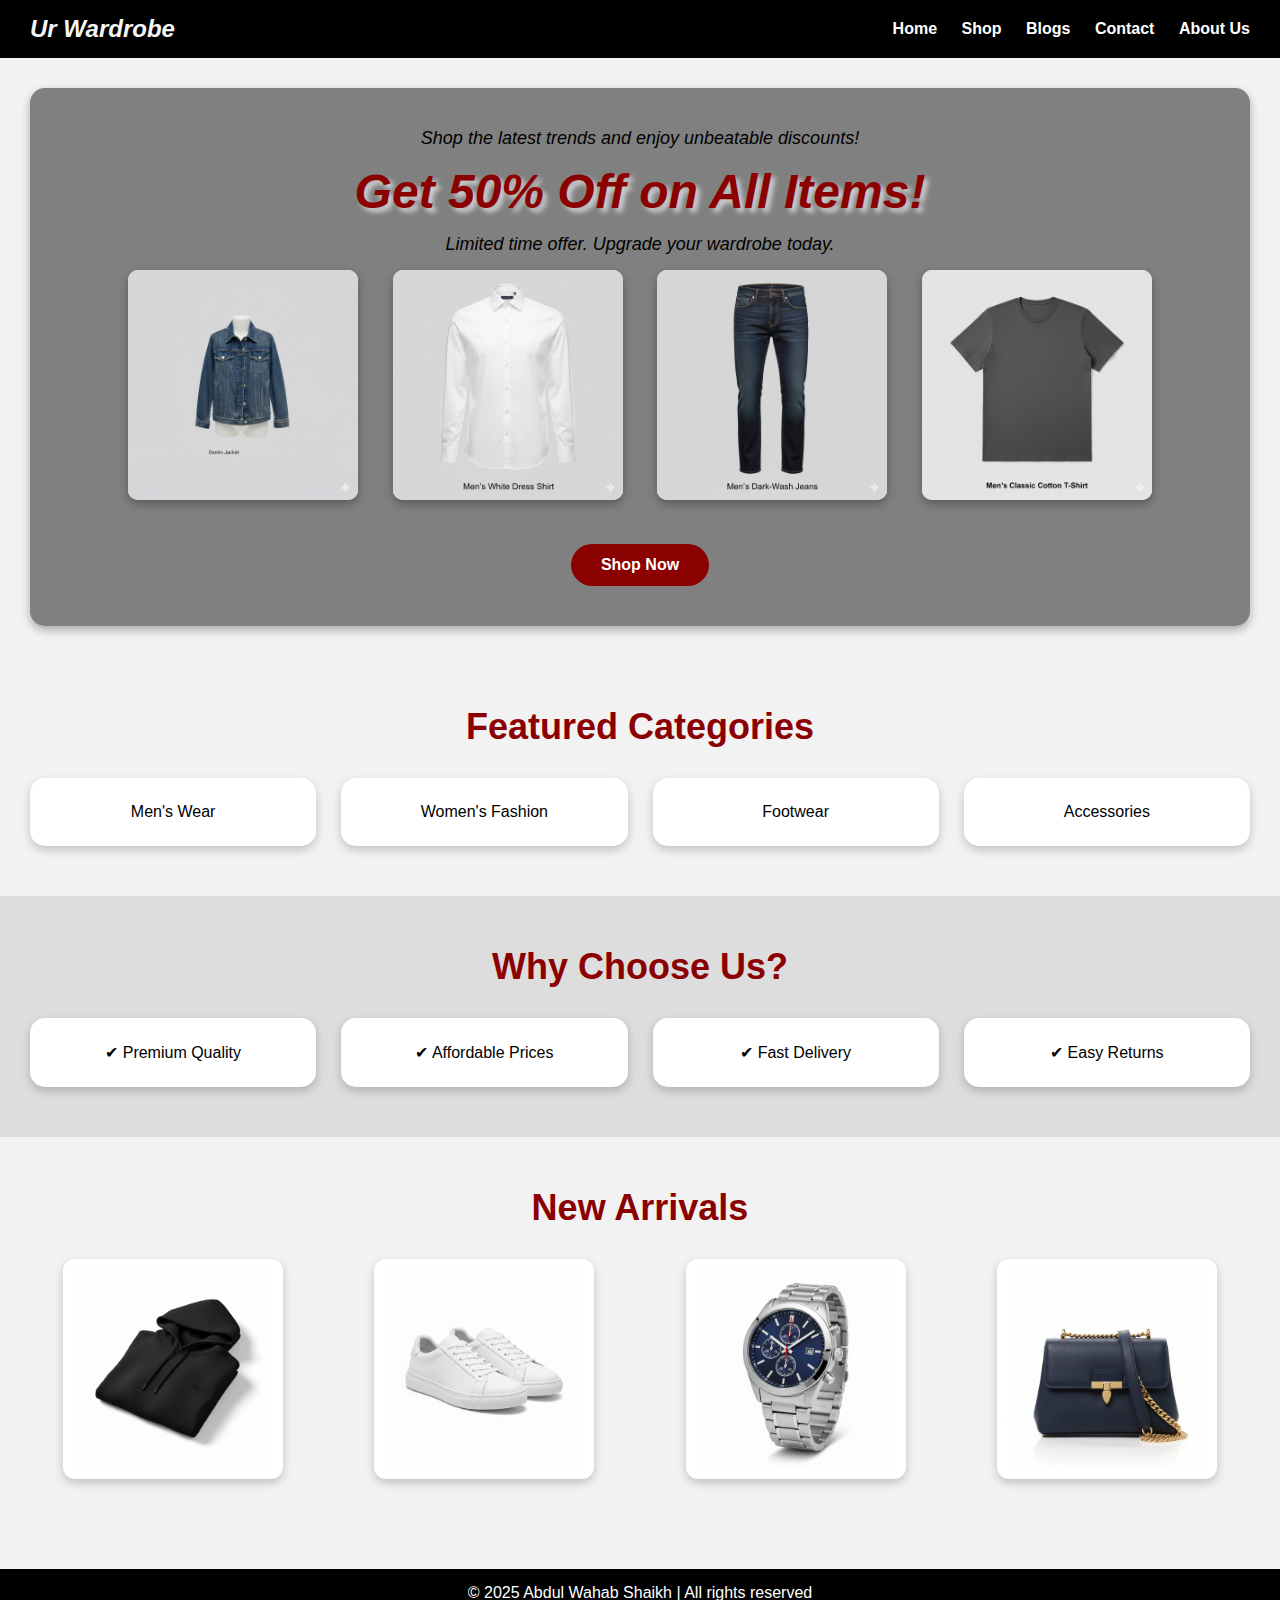
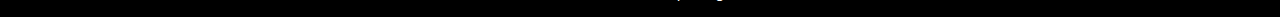
<file: index.html>
<!DOCTYPE html>
<html lang="en">

<head>
    <meta charset="UTF-8">
    <meta name="viewport" content="width=device-width, initial-scale=1.0">
    <title>Ur Wardrobe - Official Site</title>

    <style>
        * {
            margin: 0;
            padding: 0;
            box-sizing: border-box;
        }

        body {
            font-family: Arial, sans-serif;
            background-color: #f2f2f2;
        }

        /* NAVBAR */
        nav {
            background-color: black;
            padding: 15px 30px;
            display: flex;
            justify-content: space-between;
            align-items: center;
        }

        nav h2 {
            color: whitesmoke;
            font-style: oblique;
        }

        nav a {
            color: white;
            margin-left: 20px;
            font-weight: bold;
            position: relative;
            text-decoration: none;
            padding-bottom: 5px;
        }

        nav a::after {
            content: "";
            position: absolute;
            left: 0;
            bottom: 0;
            width: 0%;
            height: 2px;
            background-color: white;
            transition: 0.3s ease;
        }

        nav a:hover::after {
            width: 100%;
        }

        /* HERO */
        .content {
            margin: 30px;
            padding: 40px;
            background-color: grey;
            text-align: center;
            box-shadow: 0 4px 10px rgba(0, 0, 0, 0.3);
            border-radius: 15px;
        }

        .content h1 {
            font-size: 48px;
            color: darkred;
            text-shadow: 4px 4px 5px lightgrey;
            margin: 15px 0;
        }

        .content p {
            font-size: 18px;
        }

        /* HERO IMAGES */
        .hero-img {
            width: 230px;
            height: 230px;
            object-fit: contain; /* 🔥 image distort nahi hogi */
            margin: 15px;
            border-radius: 10px;
            background: white;
            box-shadow: 0 4px 10px rgba(0, 0, 0, 0.3);
            transition: 0.3s;
        }

        .hero-img:hover {
            transform: scale(1.05);
        }

        .btn {
            display: inline-block;
            margin-top: 25px;
            padding: 12px 30px;
            background-color: darkred;
            color: white;
            text-decoration: none;
            font-weight: bold;
            border-radius: 25px;
            transition: 0.3s;
        }

        .btn:hover {
            background-color: black;
        }

        /* SECTION */
        .section {
            padding: 50px 30px;
            text-align: center;
        }

        .section h2 {
            font-size: 36px;
            margin-bottom: 20px;
            color: darkred;
        }

        .grid {
            display: grid;
            grid-template-columns: repeat(auto-fit, minmax(220px, 1fr));
            gap: 25px;
            margin-top: 30px;
        }

        .card {
            background: white;
            padding: 25px;
            border-radius: 15px;
            box-shadow: 0 4px 10px rgba(0, 0, 0, 0.2);
            transition: 0.3s;
        }

        .card:hover {
            transform: translateY(-8px);
        }

        /* NEW ARRIVALS IMAGES */
        .product-img {
            width: 100%;
            max-width: 220px;
            height: 220px;
            object-fit: contain;
            background: white;
            border-radius: 12px;
            padding: 10px;
            box-shadow: 0 4px 10px rgba(0, 0, 0, 0.2);
            margin: auto;
        }

        /* FOOTER */
        footer {
            background-color: black;
            color: white;
            text-align: center;
            padding: 15px;
            margin-top: 40px;
        }
    </style>
</head>

<body>

    <!-- NAV -->
    <header>
        <nav>
            <h2><i>Ur Wardrobe</i></h2>
            <div>
                <a href="index.html">Home</a>
                <a href="products.html">Shop</a>
                <a href="blogs.html">Blogs</a>
                <a href="contact.html">Contact</a>
                <a href="about.html">About Us</a>
            </div>
        </nav>
    </header>

    <!-- HERO -->
    <div class="content">
        <p><i>Shop the latest trends and enjoy unbeatable discounts!</i></p>
        <h1><i>Get 50% Off on All Items!</i></h1>
        <p><i>Limited time offer. Upgrade your wardrobe today.</i></p>

        <img src="denim.png" class="hero-img">
        <img src="white shirt.png" class="hero-img">
        <img src="jeans.png" class="hero-img">
        <img src="t shirt.png" class="hero-img">

        <br>
        <a href="products.html" class="btn">Shop Now</a>
    </div>

    <!-- CATEGORIES -->
    <section class="section">
        <h2>Featured Categories</h2>
        <div class="grid">
            <div class="card">Men's Wear</div>
            <div class="card">Women's Fashion</div>
            <div class="card">Footwear</div>
            <div class="card">Accessories</div>
        </div>
    </section>

    <!-- WHY US -->
    <section class="section" style="background:#ddd;">
        <h2>Why Choose Us?</h2>
        <div class="grid">
            <div class="card">✔ Premium Quality</div>
            <div class="card">✔ Affordable Prices</div>
            <div class="card">✔ Fast Delivery</div>
            <div class="card">✔ Easy Returns</div>
        </div>
    </section>

    <!-- NEW ARRIVALS -->
    <section class="section">
        <h2>New Arrivals</h2>
        <div class="grid">
            <img src="hoodie.png" class="product-img">
            <img src="sneakers.png" class="product-img">
            <img src="watch.png" class="product-img">
            <img src="bag.png" class="product-img">
        </div>
    </section>

    <!-- FOOTER -->
    <footer>
        <p>&copy; 2025 Abdul Wahab Shaikh | All rights reserved</p>
    </footer>

</body>

</html>
</file>
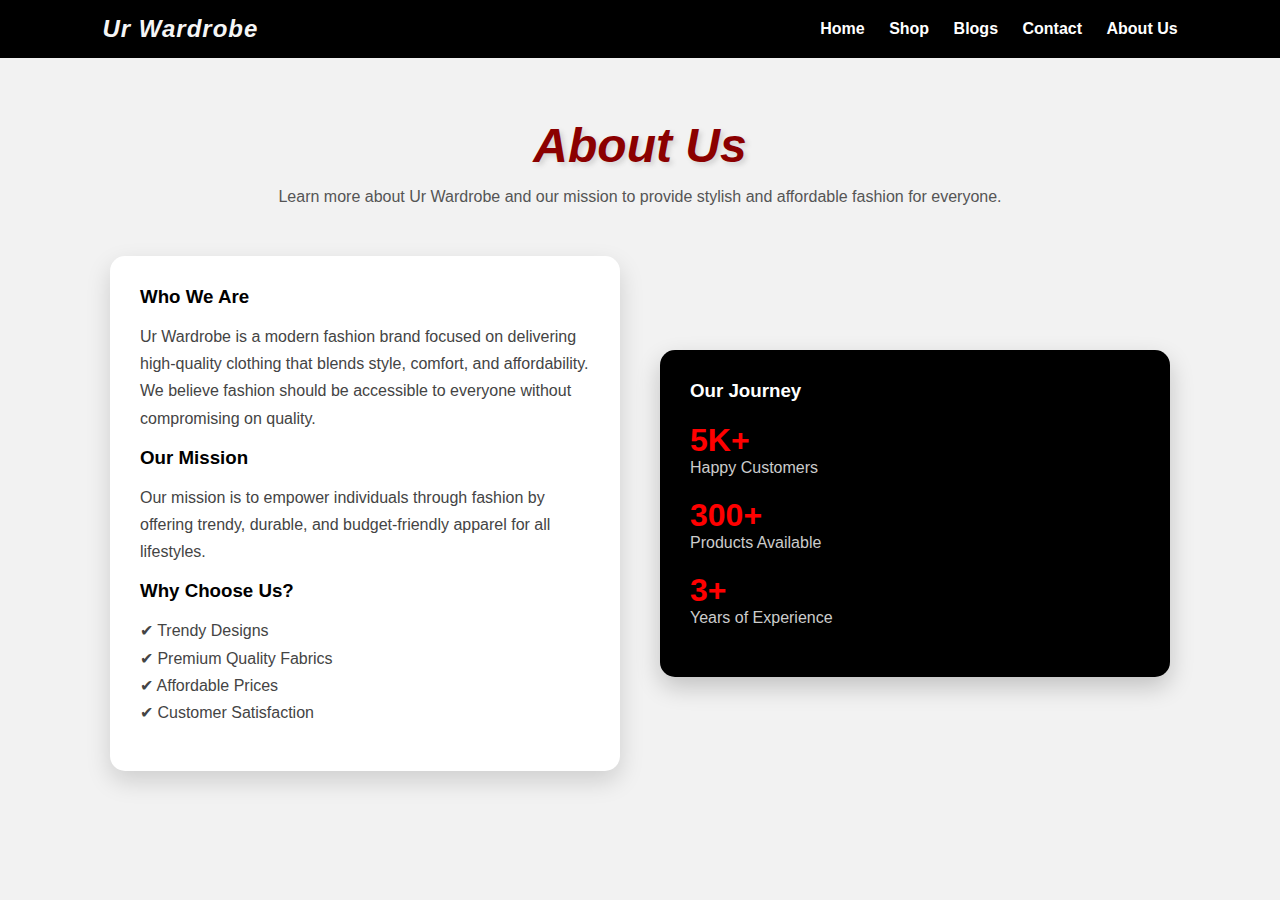
<file: about.html>
<!DOCTYPE html>
<html lang="en">
<head>
    <meta charset="UTF-8">
    <meta name="viewport" content="width=device-width, initial-scale=1.0">
    <title>About Us | Ur Wardrobe</title>

    <style>
        *{
            margin:0;
            padding:0;
            box-sizing:border-box;
            font-family: Arial, sans-serif;
        }

        body{
            background:#f2f2f2;
        }

        /* NAVBAR */
        nav {
            background-color: black;
            padding: 15px 8%;
            display: flex;
            justify-content: space-between;
            align-items: center;
        }

        nav h2 {
            color: whitesmoke;
            font-style: oblique;
            letter-spacing: 1px;
        }

        nav a {
            color: white;
            margin-left: 20px;
            font-weight: bold;
            position: relative;
            text-decoration: none;
            padding-bottom: 6px;
        }

        nav a::after {
            content: "";
            position: absolute;
            left: 0;
            bottom: 0;
            width: 0%;
            height: 2px;
            background-color: white;
            transition: 0.3s ease;
        }

        nav a:hover::after {
            width: 100%;
        }

        nav a.active {
            color: red;
        }

        nav a.active::after {
            width: 100%;
            background-color: red;
        }

        /* ABOUT SECTION */
        .about-container{
            max-width:1100px;
            margin:60px auto;
            padding:0 20px;
        }

        .about-container h1{
            text-align:center;
            margin-bottom:15px;
            font-size:36px;
            color:darkred;
            text-shadow:3px 3px 6px lightgrey;
        }

        .about-container p.intro{
            text-align:center;
            color:#555;
            margin-bottom:50px;
        }

        .about-content{
            display:flex;
            gap:40px;
            flex-wrap:wrap;
            align-items:center;
        }

        .about-text{
            flex:1;
            min-width:280px;
            background:white;
            padding:30px;
            border-radius:15px;
            box-shadow:0 10px 25px rgba(0,0,0,0.15);
        }

        .about-text h3{
            margin-bottom:15px;
            color:black;
        }

        .about-text p{
            color:#444;
            line-height:1.7;
            margin-bottom:15px;
        }

        .about-stats{
            flex:1;
            min-width:280px;
            background:black;
            color:white;
            padding:30px;
            border-radius:15px;
            box-shadow:0 10px 25px rgba(0,0,0,0.2);
        }

        .about-stats h3{
            margin-bottom:20px;
        }

        .stat{
            margin-bottom:20px;
        }

        .stat h2{
            font-size:32px;
            color:red;
        }

        .stat p{
            color:#ccc;
        }

        /* RESPONSIVE */
        @media(max-width:768px){
           
        }
         .about-container h1{
                font-size:48px;
                color: darkred;
                text-shadow: 3px 3px 5px lightgrey;
            }
    </style>
</head>

<body>

<header>
    <nav>
        <h2><i>Ur Wardrobe</i></h2>
        <div>
            <a href="index.html">Home</a>
            <a href="products.html">Shop</a>
            <a href="blogs.html">Blogs</a>
            <a href="contact.html">Contact</a>
            <a href="about.html" >About Us</a>
        </div>
    </nav>
</header>

<section class="about-container">
    <h1><i>About Us</i></h1>
    <p class="intro">
        Learn more about Ur Wardrobe and our mission to provide stylish and affordable fashion for everyone.
    </p>

    <div class="about-content">

        <div class="about-text">
            <h3>Who We Are</h3>
            <p>
                Ur Wardrobe is a modern fashion brand focused on delivering high-quality clothing
                that blends style, comfort, and affordability. We believe fashion should be accessible
                to everyone without compromising on quality.
            </p>

            <h3>Our Mission</h3>
            <p>
                Our mission is to empower individuals through fashion by offering trendy,
                durable, and budget-friendly apparel for all lifestyles.
            </p>

            <h3>Why Choose Us?</h3>
            <p>
                ✔ Trendy Designs<br>
                ✔ Premium Quality Fabrics<br>
                ✔ Affordable Prices<br>
                ✔ Customer Satisfaction
            </p>
        </div>

        <div class="about-stats">
            <h3>Our Journey</h3>

            <div class="stat">
                <h2>5K+</h2>
                <p>Happy Customers</p>
            </div>

            <div class="stat">
                <h2>300+</h2>
                <p>Products Available</p>
            </div>

            <div class="stat">
                <h2>3+</h2>
                <p>Years of Experience</p>
            </div>
        </div>

    </div>
</section>

</body>
</html>
</file>
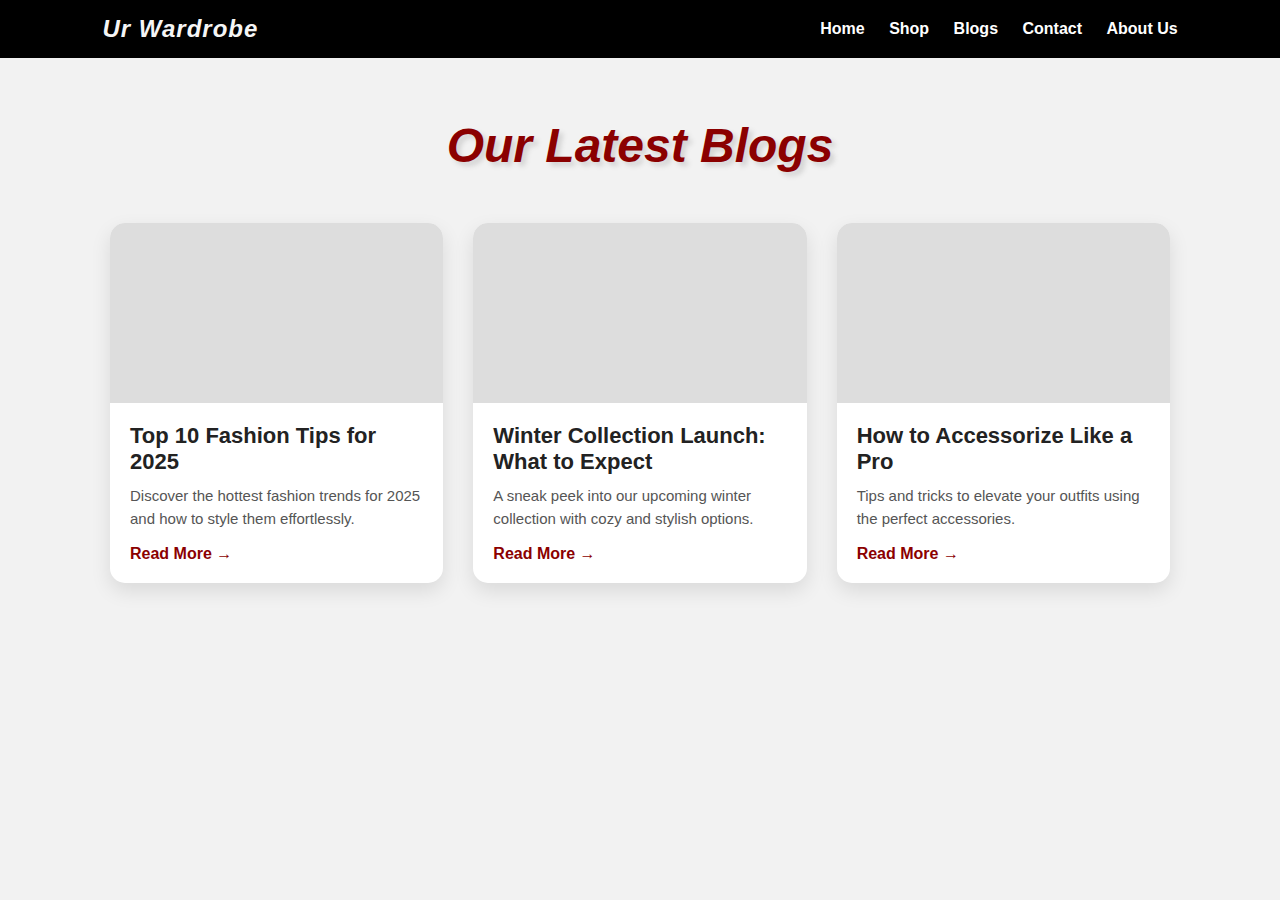
<file: blogs.html>
<!DOCTYPE html>
<html lang="en">
<head>
  <meta charset="UTF-8" />
  <meta name="viewport" content="width=device-width, initial-scale=1" />
  <title>Blogs | Ur Wardrobe</title>
  <style>
    * {
      margin: 0;
      padding: 0;
      box-sizing: border-box;
      font-family: Arial, sans-serif;
    }

    body {
      background: #f2f2f2;
      color: #333;
    }

    /* NAVBAR */
    nav {
      background-color: black;
      padding: 15px 8%;
      display: flex;
      justify-content: space-between;
      align-items: center;
    }

    nav h2 {
      color: whitesmoke;
      font-style: oblique;
      letter-spacing: 1px;
    }

    nav a {
      color: white;
      margin-left: 20px;
      font-weight: bold;
      position: relative;
      text-decoration: none;
      padding-bottom: 6px;
    }

    nav a::after {
      content: "";
      position: absolute;
      left: 0;
      bottom: 0;
      width: 0%;
      height: 2px;
      background-color: white;
      transition: 0.3s ease;
    }

    nav a:hover::after {
      width: 100%;
    }

    nav a.active {
      color: red;
    }

    nav a.active::after {
      width: 100%;
      background-color: red;
    }

    /* BLOGS CONTAINER */
    .blogs-container {
      max-width: 1100px;
      margin: 60px auto;
      padding: 0 20px;
    }

    .blogs-container h1 {
      text-align: center;
      font-size: 36px;
      color: darkred;
      text-shadow: 3px 3px 6px lightgrey;
      margin-bottom: 50px;
    }

    /* BLOG GRID */
    .blog-grid {
      display: grid;
      grid-template-columns: repeat(auto-fill,minmax(300px,1fr));
      gap: 30px;
    }

    /* SINGLE BLOG CARD */
    .blog-card {
      background: white;
      border-radius: 15px;
      box-shadow: 0 8px 20px rgba(0,0,0,0.1);
      overflow: hidden;
      display: flex;
      flex-direction: column;
      transition: transform 0.3s ease;
    }

    .blog-card:hover {
      transform: translateY(-8px);
      box-shadow: 0 15px 30px rgba(0,0,0,0.15);
    }

    .blog-image {
      width: 100%;
      height: 180px;
      background-color: #ddd;
      background-position: center;
      background-size: cover;
    }

    .blog-content {
      padding: 20px;
      flex: 1;
      display: flex;
      flex-direction: column;
      justify-content: space-between;
    }

    .blog-title {
      font-size: 22px;
      color: #222;
      margin-bottom: 10px;
    }

    .blog-summary {
      flex-grow: 1;
      color: #555;
      font-size: 15px;
      line-height: 1.5;
      margin-bottom: 15px;
    }

    .read-more {
      text-decoration: none;
      font-weight: bold;
      color: darkred;
      transition: color 0.3s ease;
    }

    .read-more:hover {
      color: black;
    }

    /* RESPONSIVE */
    @media (max-width: 768px) {
      nav {
        flex-direction: column;
        gap: 10px;
      }
      nav div a {
        margin-left: 12px;
      }
      
    }
    .blogs-container h1 {
        font-size: 48px;
        color: darkred;
        text-shadow: 4px 4px 5px lightgrey;
        }
  </style>
</head>
<body>
  <header>
    <nav>
      <h2><i>Ur Wardrobe</i></h2>
      <div>
        <a href="index.html">Home</a>
        <a href="products.html">Shop</a>
        <a href="blogs.html" >Blogs</a>
        <a href="contact.html">Contact</a>
        <a href="about.html">About Us</a>
      </div>
    </nav>
  </header>

  <section class="blogs-container">
    <h1><i>Our Latest Blogs</i></h1>
    <div class="blog-grid">

      <article class="blog-card">
        <div class="blog-image" style="background-image: url('https://via.placeholder.com/400x180?text=Fashion+Tips');"></div>
        <div class="blog-content">
          <h2 class="blog-title">Top 10 Fashion Tips for 2025</h2>
          <p class="blog-summary">
            Discover the hottest fashion trends for 2025 and how to style them effortlessly.
          </p>
          <a href="#" class="read-more">Read More →</a>
        </div>
      </article>

      <article class="blog-card">
        <div class="blog-image" style="background-image: url('https://via.placeholder.com/400x180?text=Winter+Collection');"></div>
        <div class="blog-content">
          <h2 class="blog-title">Winter Collection Launch: What to Expect</h2>
          <p class="blog-summary">
            A sneak peek into our upcoming winter collection with cozy and stylish options.
          </p>
          <a href="#" class="read-more">Read More →</a>
        </div>
      </article>

      <article class="blog-card">
        <div class="blog-image" style="background-image: url('https://via.placeholder.com/400x180?text=Style+Advice');"></div>
        <div class="blog-content">
          <h2 class="blog-title">How to Accessorize Like a Pro</h2>
          <p class="blog-summary">
            Tips and tricks to elevate your outfits using the perfect accessories.
          </p>
          <a href="#" class="read-more">Read More →</a>
        </div>
      </article>

    </div>
  </section>
</body>
</html>
</file>
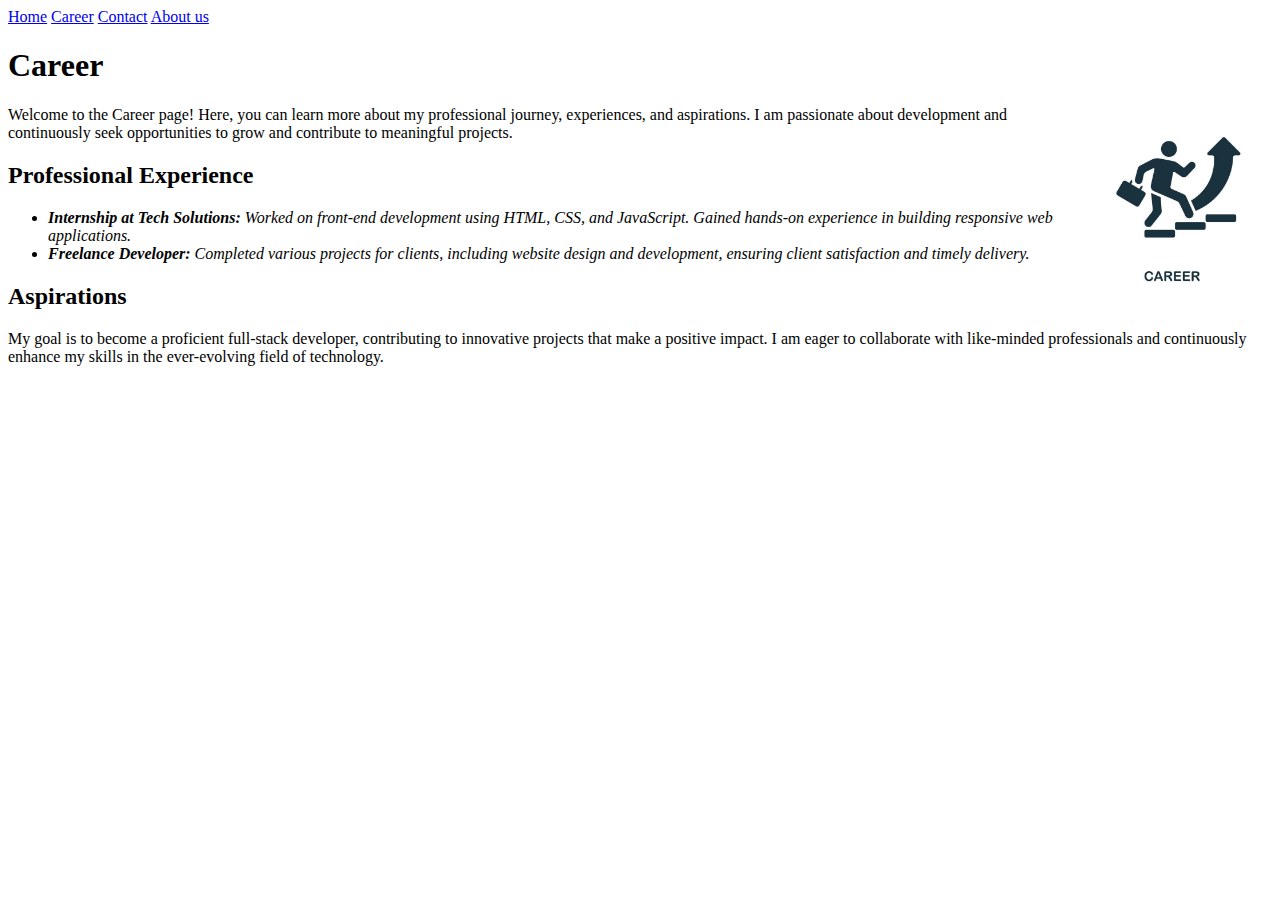
<file: career.html>
<!DOCTYPE html>
<html lang="en">
<head>
    <meta charset="UTF-8">
    <meta name="viewport" content="width=device-width, initial-scale=1.0">
    <title>Portfolio</title>
</head>
<body>
     <a href="index.html">Home</a>
    <a href="career.html">Career</a>
    <a href="contact.html">Contact</a>
    <a href="about.html">About us</a>
    <h1>Career</h1>

    <img src="career pic.jpg" alt="career's Picture" height="200px" width="200px" align="right">
    <p>Welcome to the Career page! Here, you can learn more about my professional journey, experiences, and aspirations. I am passionate about development and continuously seek opportunities to grow and contribute to meaningful projects.</p>
    <h2>Professional Experience</h2>
    <ul>
        <li><i><strong>Internship at Tech Solutions:</strong> Worked on front-end development using HTML, CSS, and JavaScript. Gained hands-on experience in building responsive web applications.</i></li>
        <li><i><strong>Freelance Developer:</strong> Completed various projects for clients, including website design and development, ensuring client satisfaction and timely delivery.</i></li>
    </ul>
    <h2>Aspirations</h2>
    <p>My goal is to become a proficient full-stack developer, contributing to innovative projects
        that make a positive impact. I am eager to collaborate with like-minded professionals and continuously enhance my skills in the ever-evolving field of technology.</p>     
</body>
</html>
</file>
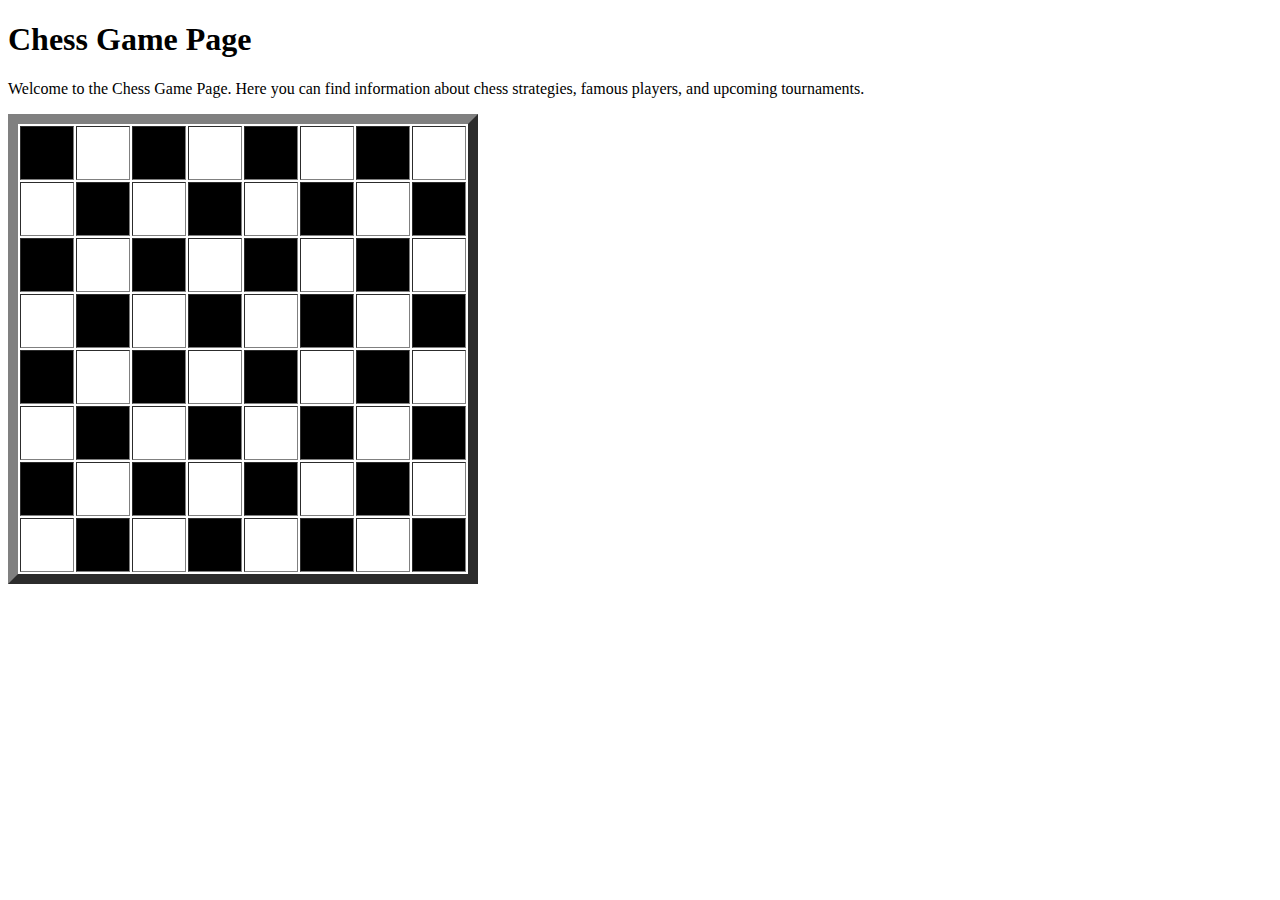
<file: chess.html>
<!DOCTYPE html>
<html lang="en">
<head>
    <meta charset="UTF-8">
    <meta name="viewport" content="width=device-width, initial-scale=1.0">
    <title>document</title>
</head>
<body>
    <h1>Chess Game Page</h1>
    <p>Welcome to the Chess Game Page. Here you can find information about chess strategies, famous players, and upcoming tournaments.</p>  
    <table border="10px">
        <tr width="50px" height="50px">
            <td width="50px" height="50px" bgcolor="black"></td>
            <td width="50px" height="50px" bgcolor="white"></td>
            <td width="50px" height="50px" bgcolor="black"></td>
            <td width="50px" height="50px" bgcolor="white"></td>
            <td width="50px" height="50px" bgcolor="black"></td>
            <td width="50px" height="50px" bgcolor="white"></td>
            <td width="50px" height="50px" bgcolor="black"></td>
            <td width="50px" height="50px" bgcolor="white"></td>
        
        </tr>
        <tr width="50px" height="50px">
            <td width="50px" height="50px" bgcolor="white"></td>
            <td width="50px" height="50px" bgcolor="black"></td>
            <td width="50px" height="50px" bgcolor="white"></td>    
            <td width="50px" height="50px" bgcolor="black"></td>
            <td width="50px" height="50px" bgcolor="white"></td>
            <td width="50px" height="50px" bgcolor="black"></td>
            <td width="50px" height="50px" bgcolor="white"></td>
            <td width="50px" height="50px" bgcolor="black"></td>
        </tr>

        <tr width="50px" height="50px">
            <td width="50px" height="50px" bgcolor="black"></td>
            <td width="50px" height="50px" bgcolor="white"></td>
            <td width="50px" height="50px" bgcolor="black"></td>
            <td width="50px" height="50px" bgcolor="white"></td>
            <td width="50px" height="50px" bgcolor="black"></td>
            <td width="50px" height="50px" bgcolor="white"></td>
            <td width="50px" height="50px" bgcolor="black"></td>
            <td width="50px" height="50px" bgcolor="white"></td>
        
         <tr width="50px" height="50px">
            <td width="50px" height="50px" bgcolor="white"></td>
            <td width="50px" height="50px" bgcolor="black"></td>
            <td width="50px" height="50px" bgcolor="white"></td>    
            <td width="50px" height="50px" bgcolor="black"></td>
            <td width="50px" height="50px" bgcolor="white"></td>
            <td width="50px" height="50px" bgcolor="black"></td>
            <td width="50px" height="50px" bgcolor="white"></td>
            <td width="50px" height="50px" bgcolor="black"></td>
        </tr>
        <tr width="50px" height="50px">
            <td width="50px" height="50px" bgcolor="black"></td>
            <td width="50px" height="50px" bgcolor="white"></td>
            <td width="50px" height="50px" bgcolor="black"></td>
            <td width="50px" height="50px" bgcolor="white"></td>
            <td width="50px" height="50px" bgcolor="black"></td>
            <td width="50px" height="50px" bgcolor="white"></td>
            <td width="50px" height="50px" bgcolor="black"></td>
            <td width="50px" height="50px" bgcolor="white"></td>
        
          <tr width="50px" height="50px">
            <td width="50px" height="50px" bgcolor="white"></td>
            <td width="50px" height="50px" bgcolor="black"></td>
            <td width="50px" height="50px" bgcolor="white"></td>    
            <td width="50px" height="50px" bgcolor="black"></td>
            <td width="50px" height="50px" bgcolor="white"></td>
            <td width="50px" height="50px" bgcolor="black"></td>
            <td width="50px" height="50px" bgcolor="white"></td>
            <td width="50px" height="50px" bgcolor="black"></td>
        </tr>
        <tr width="50px" height="50px">
            <td width="50px" height="50px" bgcolor="black"></td>
            <td width="50px" height="50px" bgcolor="white"></td>
            <td width="50px" height="50px" bgcolor="black"></td>
            <td width="50px" height="50px" bgcolor="white"></td>
            <td width="50px" height="50px" bgcolor="black"></td>
            <td width="50px" height="50px" bgcolor="white"></td>
            <td width="50px" height="50px" bgcolor="black"></td>
            <td width="50px" height="50px" bgcolor="white"></td>
        
         <tr width="50px" height="50px">
            <td width="50px" height="50px" bgcolor="white"></td>
            <td width="50px" height="50px" bgcolor="black"></td>
            <td width="50px" height="50px" bgcolor="white"></td>    
            <td width="50px" height="50px" bgcolor="black"></td>
            <td width="50px" height="50px" bgcolor="white"></td>
            <td width="50px" height="50px" bgcolor="black"></td>
            <td width="50px" height="50px" bgcolor="white"></td>
            <td width="50px" height="50px" bgcolor="black"></td>
        </tr>
    </table>
</body>
</html>
</file>
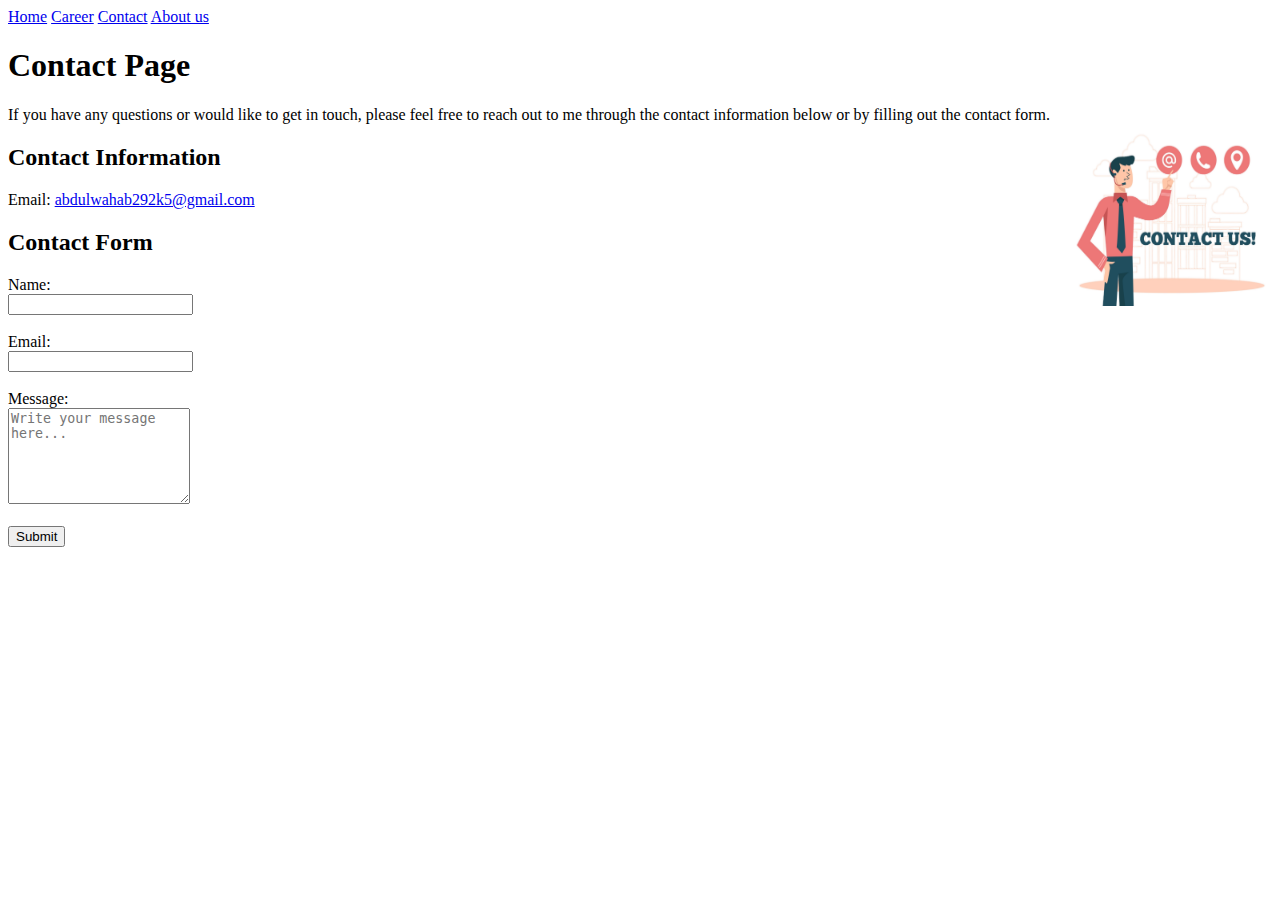
<file: contact.html>
<!DOCTYPE html>
<html lang="en">
<head>
    <meta charset="UTF-8">
    <meta name="viewport" content="width=device-width, initial-scale=1.0">
    <title>Portfolio</title>
</head>
<body>
     <a href="index.html">Home</a>
    <a href="career.html">Career</a>
    <a href="contact.html">Contact</a>
    <a href="about.html">About us</a>
    <h1>Contact Page </h1>

    <img src="contact_pic.jpg" alt="contact's Picture" height="200px" width="200px" align="right">
    <p>If you have any questions or would like to get in touch, please feel free to reach out to me through the contact information below or by filling out the contact form.</p>
    <h2>Contact Information</h2>
    <p>Email: <a href="mailto:abdulwahab292k5@gmail.com">abdulwahab292k5@gmail.com</a></p>  
    <h2>Contact Form</h2>
    <form>
        <label for="name">Name:</label><br>
        <input type="text" id="name" name="name" required><br><br>
        
        <label for="email">Email:</label><br>
        <input type="email" id="email" name="email" required><br><br>
        
        <label for="message">Message:</label><br>
        <textarea placeholder="Write your message here..." rows="6" id="message" name="message" rows="6" required></textarea><br><br>
        
        <button type="submit">Submit</button>
    </form>
</body>
</html>
</file>
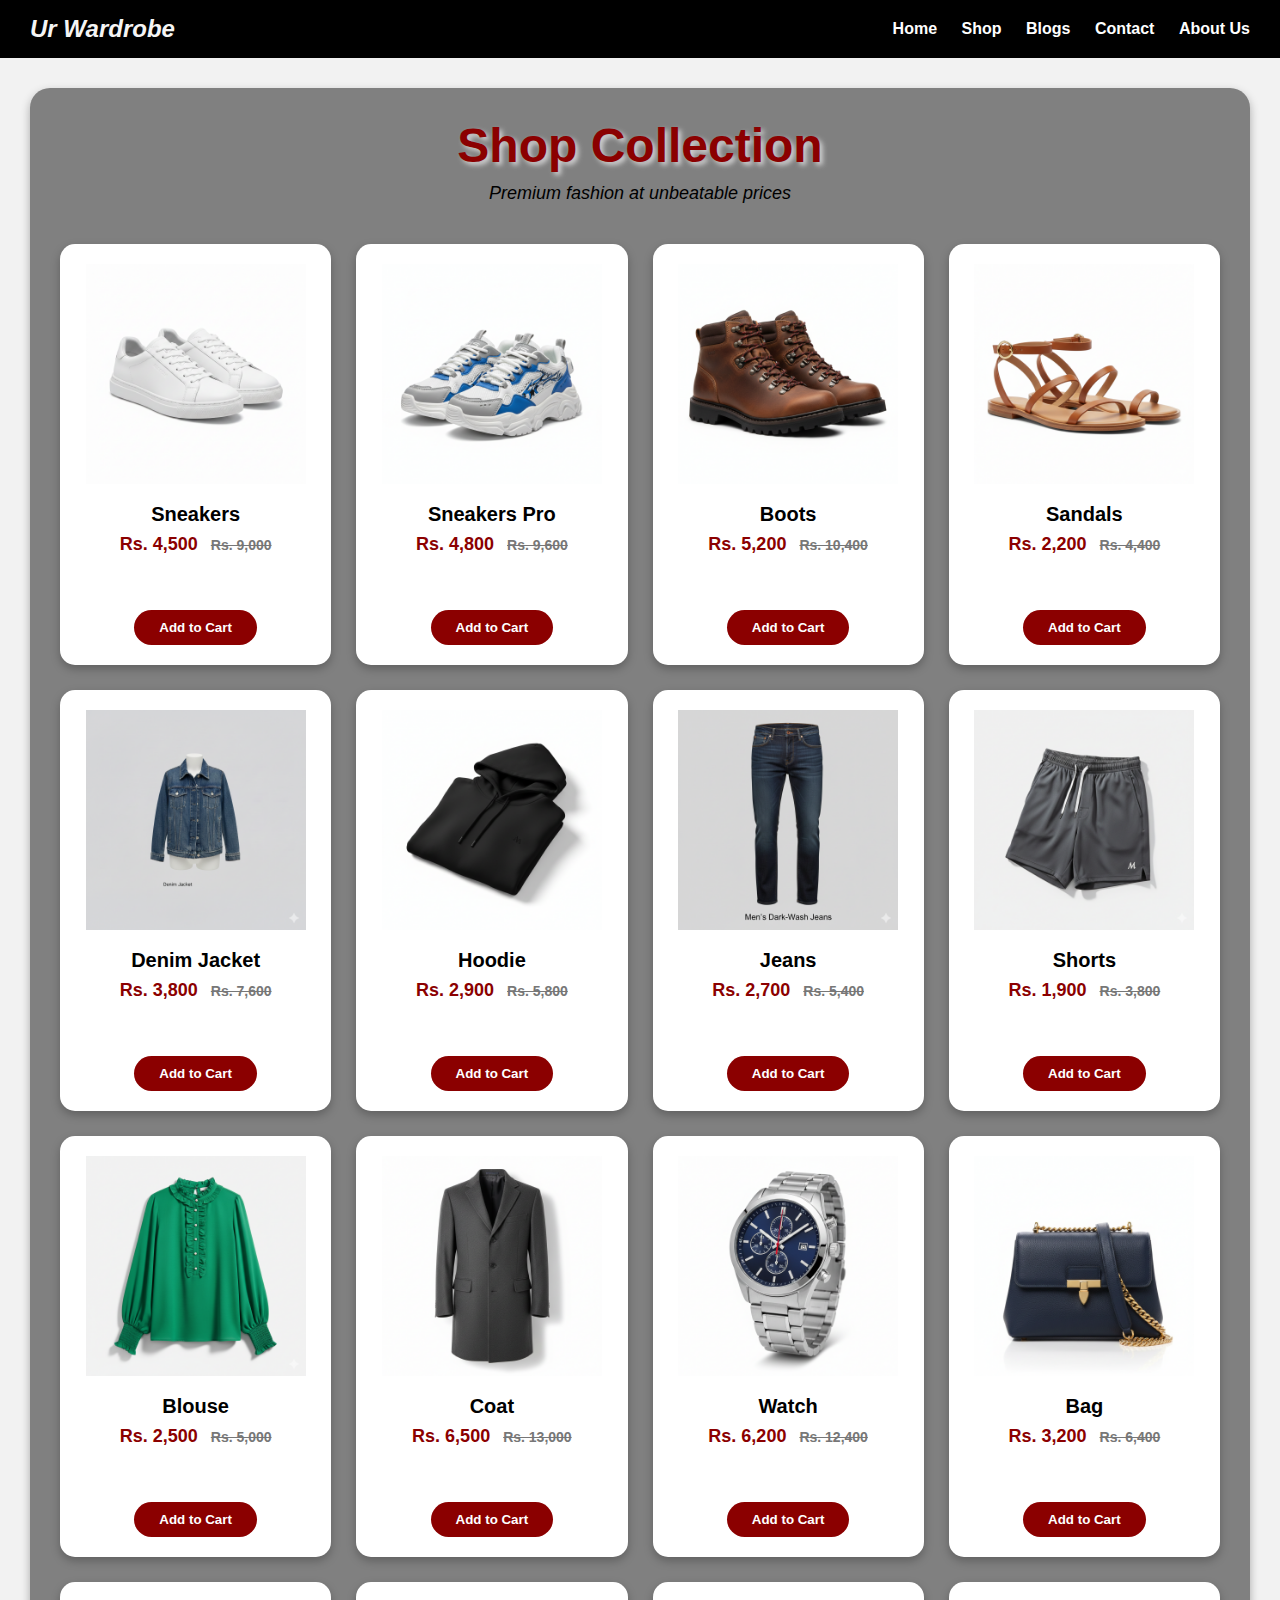
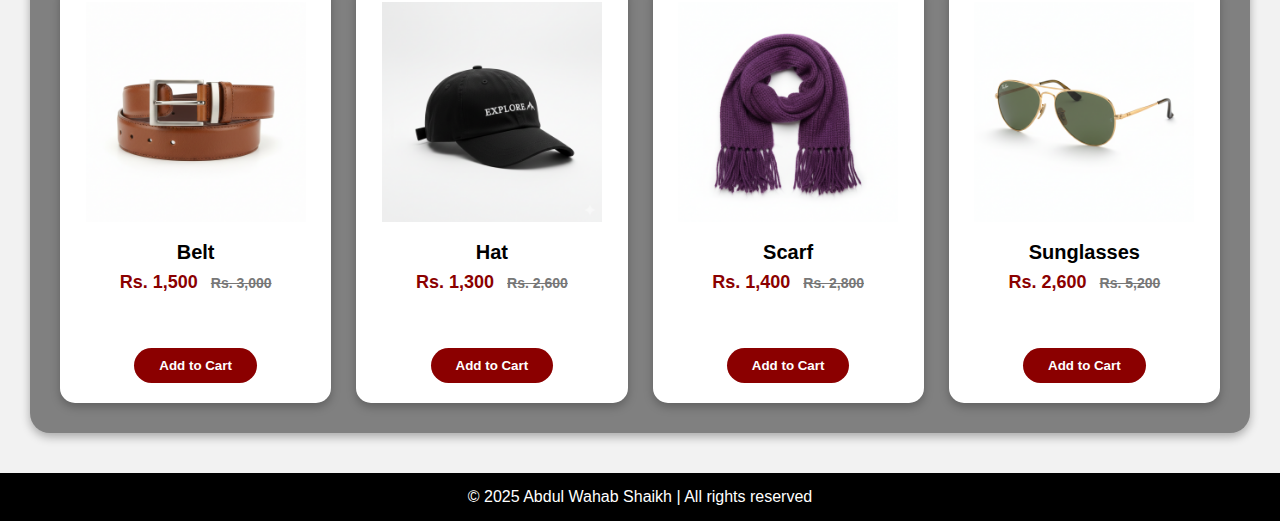
<file: products.html>
<!DOCTYPE html>
<html lang="en">

<head>
    <meta charset="UTF-8">
    <meta name="viewport" content="width=device-width, initial-scale=1.0">
    <title>Ur Wardrobe | Shop</title>

    <style>
        * {
            margin: 0;
            padding: 0;
            box-sizing: border-box;
        }

        body {
            font-family: Arial, sans-serif;
            background-color: #f2f2f2;
        }

        /* NAVBAR */
        nav {
            background-color: black;
            padding: 15px 30px;
            display: flex;
            justify-content: space-between;
            align-items: center;
        }

        nav h2 {
            color: whitesmoke;
            font-style: oblique;
        }

        nav a {
            color: white;
            margin-left: 20px;
            font-weight: bold;
            position: relative;
            text-decoration: none;
            padding-bottom: 8px;
        }

        nav a::after {
            content: "";
            position: absolute;
            left: 0;
            bottom: 0;
            width: 0%;
            height: 2px;
            background-color: white;
            transition: 0.3s ease;
        }

        nav a:hover::after {
            width: 100%;
        }

        /* SHOP SECTION */
        .shop {
            margin: 30px;
            padding: 30px;
            background: gray;
            border-radius: 20px;
            box-shadow: 0 4px 10px rgba(0, 0, 0, 0.3);
        }

        .shop h1 {
            text-align: center;
            font-size: 48px;
            color: darkred;
            margin-bottom: 10px;
            text-shadow: 3px 3px 5px lightgrey;
        }

        .shop p {
            text-align: center;
            font-size: 18px;
            margin-bottom: 40px;
        }

        .product-grid {
            display: grid;
            grid-template-columns: repeat(auto-fit, minmax(250px, 1fr));
            gap: 25px;
        }

        /* PRODUCT CARD */
        .product {
            background: white;
            border-radius: 15px;
            padding: 20px;
            text-align: center;
            box-shadow: 0 4px 10px rgba(0, 0, 0, 0.25);
            transition: 0.3s;
        }

        .product:hover {
            transform: translateY(-10px);
        }

        .product img {
            width: 100%;
            max-width: 220px;
            height: 220px;
            object-fit: contain;
            margin-bottom: 15px;
        }

        .product h3 {
            font-size: 20px;
            margin-bottom: 8px;
        }

        .price {
            font-size: 18px;
            color: darkred;
            font-weight: bold;
        }

        .old-price {
            font-size: 14px;
            color: #777;
            text-decoration: line-through;
            margin-left: 8px;
        }

        .product button {
            margin-top: 15px;
            padding: 10px 25px;
            border: none;
            background-color: darkred;
            color: white;
            font-weight: bold;
            border-radius: 25px;
            cursor: pointer;
            transition: 0.3s;
        }

        .product button:hover {
            background-color: black;
        }

        /* FOOTER */
        footer {
            background-color: black;
            color: white;
            text-align: center;
            padding: 15px 0;
            margin-top: 40px;
        }
    </style>
</head>

<body>

    <!-- NAV -->
    <header>
        <nav>
            <h2><i>Ur Wardrobe</i></h2>
            <div>
                <a href="index.html">Home</a>
                <a href="products.html">Shop</a>
                <a href="blogs.html">Blogs</a>
                <a href="contact.html">Contact</a>
                <a href="about.html">About Us</a>
            </div>
        </nav>
    </header>

    <!-- SHOP -->
    <section class="shop">
        <h1>Shop Collection</h1>
        <p><i>Premium fashion at unbeatable prices</i></p>

        <div class="product-grid">

            <!-- FOOTWEAR -->
            <div class="product">
                <img src="sneakers.png">
                <h3>Sneakers</h3>
                <p class="price">Rs. 4,500 <span class="old-price">Rs. 9,000</span></p>
                <button>Add to Cart</button>
            </div>

            <div class="product">
                <img src="sneaker2.png">
                <h3>Sneakers Pro</h3>
                <p class="price">Rs. 4,800 <span class="old-price">Rs. 9,600</span></p>
                <button>Add to Cart</button>
            </div>

            <div class="product">
                <img src="boots.png">
                <h3>Boots</h3>
                <p class="price">Rs. 5,200 <span class="old-price">Rs. 10,400</span></p>
                <button>Add to Cart</button>
            </div>

            <div class="product">
                <img src="sandel.png">
                <h3>Sandals</h3>
                <p class="price">Rs. 2,200 <span class="old-price">Rs. 4,400</span></p>
                <button>Add to Cart</button>
            </div>

            <!-- CLOTHING -->
            <div class="product">
                <img src="denim.png">
                <h3>Denim Jacket</h3>
                <p class="price">Rs. 3,800 <span class="old-price">Rs. 7,600</span></p>
                <button>Add to Cart</button>
            </div>

            <div class="product">
                <img src="hoodie.png">
                <h3>Hoodie</h3>
                <p class="price">Rs. 2,900 <span class="old-price">Rs. 5,800</span></p>
                <button>Add to Cart</button>
            </div>

            <div class="product">
                <img src="jeans.png">
                <h3>Jeans</h3>
                <p class="price">Rs. 2,700 <span class="old-price">Rs. 5,400</span></p>
                <button>Add to Cart</button>
            </div>

            <div class="product">
                <img src="shorts.png">
                <h3>Shorts</h3>
                <p class="price">Rs. 1,900 <span class="old-price">Rs. 3,800</span></p>
                <button>Add to Cart</button>
            </div>

            <div class="product">
                <img src="blouse.png">
                <h3>Blouse</h3>
                <p class="price">Rs. 2,500 <span class="old-price">Rs. 5,000</span></p>
                <button>Add to Cart</button>
            </div>

            <div class="product">
                <img src="coat.png">
                <h3>Coat</h3>
                <p class="price">Rs. 6,500 <span class="old-price">Rs. 13,000</span></p>
                <button>Add to Cart</button>
            </div>

            <!-- ACCESSORIES -->
            <div class="product">
                <img src="watch.png">
                <h3>Watch</h3>
                <p class="price">Rs. 6,200 <span class="old-price">Rs. 12,400</span></p>
                <button>Add to Cart</button>
            </div>

            <div class="product">
                <img src="bag.png">
                <h3>Bag</h3>
                <p class="price">Rs. 3,200 <span class="old-price">Rs. 6,400</span></p>
                <button>Add to Cart</button>
            </div>

            <div class="product">
                <img src="belt.png">
                <h3>Belt</h3>
                <p class="price">Rs. 1,500 <span class="old-price">Rs. 3,000</span></p>
                <button>Add to Cart</button>
            </div>

            <div class="product">
                <img src="hat.png">
                <h3>Hat</h3>
                <p class="price">Rs. 1,300 <span class="old-price">Rs. 2,600</span></p>
                <button>Add to Cart</button>
            </div>

            <div class="product">
                <img src="scarf.png">
                <h3>Scarf</h3>
                <p class="price">Rs. 1,400 <span class="old-price">Rs. 2,800</span></p>
                <button>Add to Cart</button>
            </div>

            <div class="product">
                <img src="sunglasses.png">
                <h3>Sunglasses</h3>
                <p class="price">Rs. 2,600 <span class="old-price">Rs. 5,200</span></p>
                <button>Add to Cart</button>
            </div>

        </div>
    </section>

    <!-- FOOTER -->
    <footer>
        <p>&copy; 2025 Abdul Wahab Shaikh | All rights reserved</p>
    </footer>

</body>

</html>
</file>
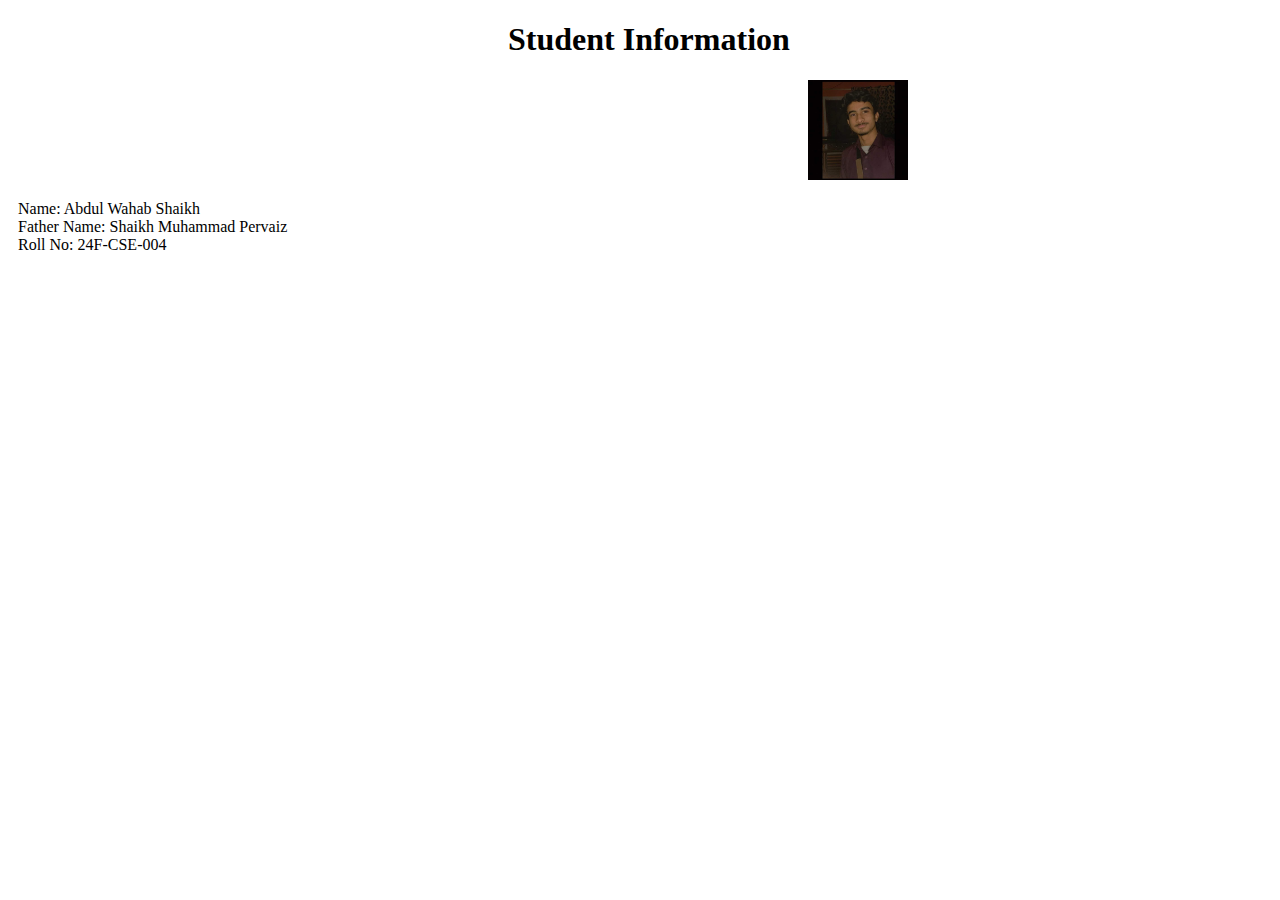
<file: resume.html>
<!DOCTYPE html>
<html lang="en">
<head>
    <meta charset="UTF-8">
    <meta name="viewport" content="width=device-width, initial-scale=1.0">
    <title>Student Information</title>
</head>
<body>
    <header>
     <section id="personal data heading">
          <h1 style="padding-left:500px ;"><b>Student Information</b></h1>
     </section>
    </header>
    <section id="Personal data">
     <div style="margin-block:10px ;">
     <img src="wahab.jpg" style="padding-left:800px ;" width="100" height="100">
     </div>
     <p style="padding-left:10px ;"> 
        Name:           Abdul Wahab Shaikh
        <br>
        Father Name:    Shaikh Muhammad Pervaiz 
        <br>
        Roll No:        24F-CSE-004
        <br>
     </p>
    </section>
</body>
</html>
</file>
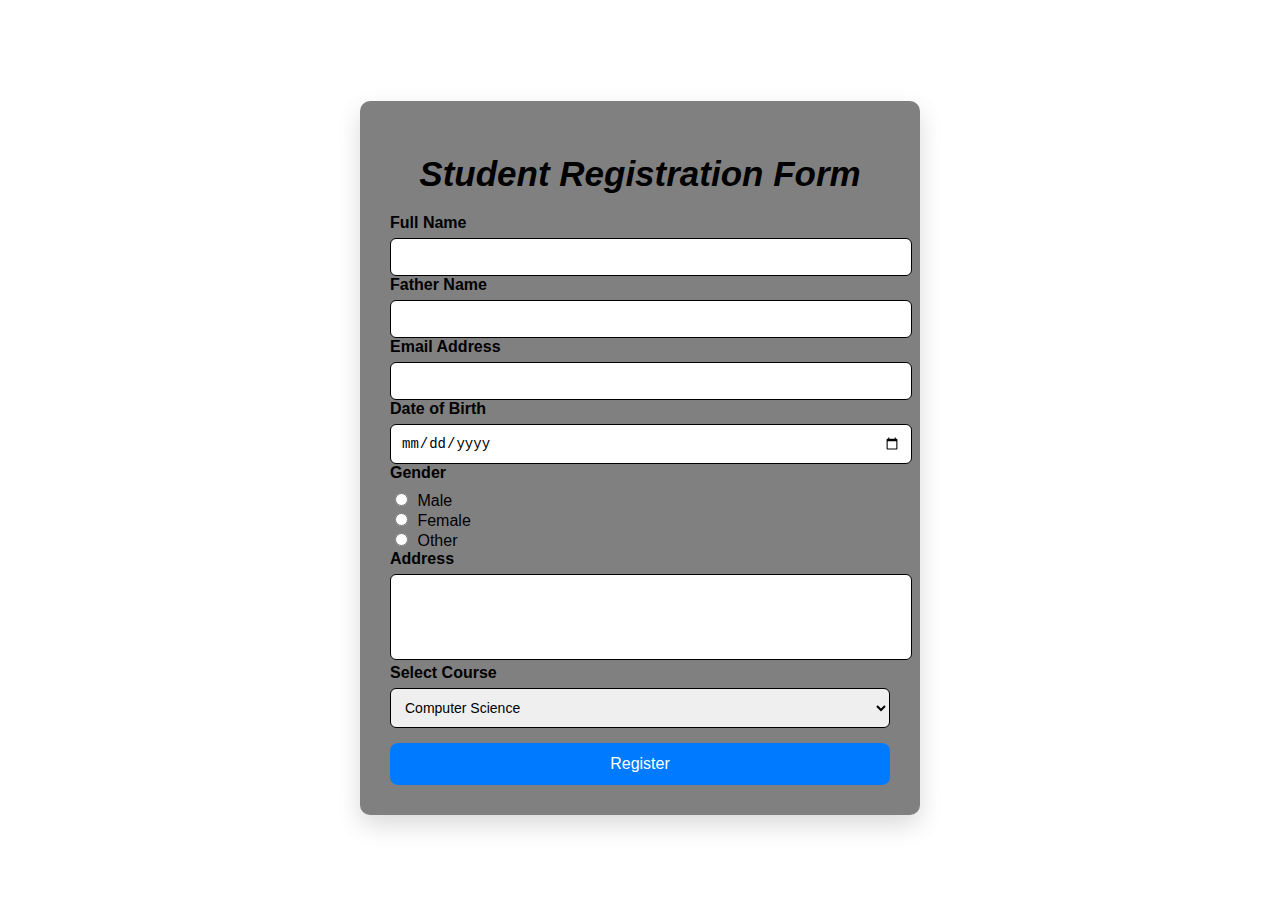
<file: students.html>
<!DOCTYPE html>
<html lang="en">
<head>
    <meta charset="UTF-8">
    <meta name="viewport" content="width=device-width, initial-scale=1.0">
    <title>Student Registration</title>

    <style>
        body {
            font-family: Arial, sans-serif;
            background: white;
            display: flex;
            justify-content: center;
            align-items: center;
            min-height: 100vh;
        }

        .form-container {
            background: gray;
            padding: 30px 30px;
            width: 500px;
            border-radius: 10px;
            box-shadow: 0 10px 25px rgba(0, 0, 0, 0.15);
        }

        h1 {
            font-size: 35px;
            text-align: center;
            margin-bottom: 20px;
            color: black;
        }

        label {
            font-weight: bold;
            color: black;
        }

        input[type="text"],
        input[type="email"],
        input[type="date"],
        textarea,
        select {
            width: 100%;
            padding: 10px;
            margin-top: 6px;
            border-radius: 6px;
            border: 1px solid black;
            outline: none;
            font-size: 14px;
        }

        input:focus,
        textarea:focus,
        select:focus {
            border-color: #007bff;
        }

        textarea {
            resize: none;
        }

        .gender {
            margin-top: 8px;
        }

        .gender label {
            font-weight: normal;
            margin-left: 5px;
        }

        input[type="radio"] {
            margin-right: 5px;
        }

        input[type="submit"] {
            width: 100%;
            padding: 12px;
            background: #007bff;
            color: #fff;
            border: none;
            border-radius: 8px;
            font-size: 16px;
            cursor: pointer;
            margin-top: 15px;
            transition: 0.3s;
        }

        input[type="submit"]:hover {
            background: #0056b3;
        }
    </style>
</head>

<body>

    <div class="form-container">
        <h1><i>Student Registration Form</i></h1>

        <form action="/submit_registration" method="post">

            <label>Full Name</label>
            <input type="text" name="name" required>

            <label>Father Name</label>
            <input type="text" name="father_name" required>

            <label>Email Address</label>
            <input type="email" name="email" required>

            <label>Date of Birth</label>
            <input type="date" name="dob" required>

            <label>Gender</label>
            <div class="gender">
                <input type="radio" name="gender" value="male" required> Male<br>
                <input type="radio" name="gender" value="female"> Female<br>
                <input type="radio" name="gender" value="other"> Other
            </div>

            <label>Address</label>
            <textarea name="address" rows="4" required></textarea>

            <label>Select Course</label>
            <select name="course" required>
                <option value="computer_science">Computer Science</option>
                <option value="mathematics">Mathematics</option>
                <option value="physics">Physics</option>
                <option value="chemistry">Chemistry</option>
            </select>

            <input type="submit" value="Register">

        </form>
    </div>

</body>
</html>
</file>
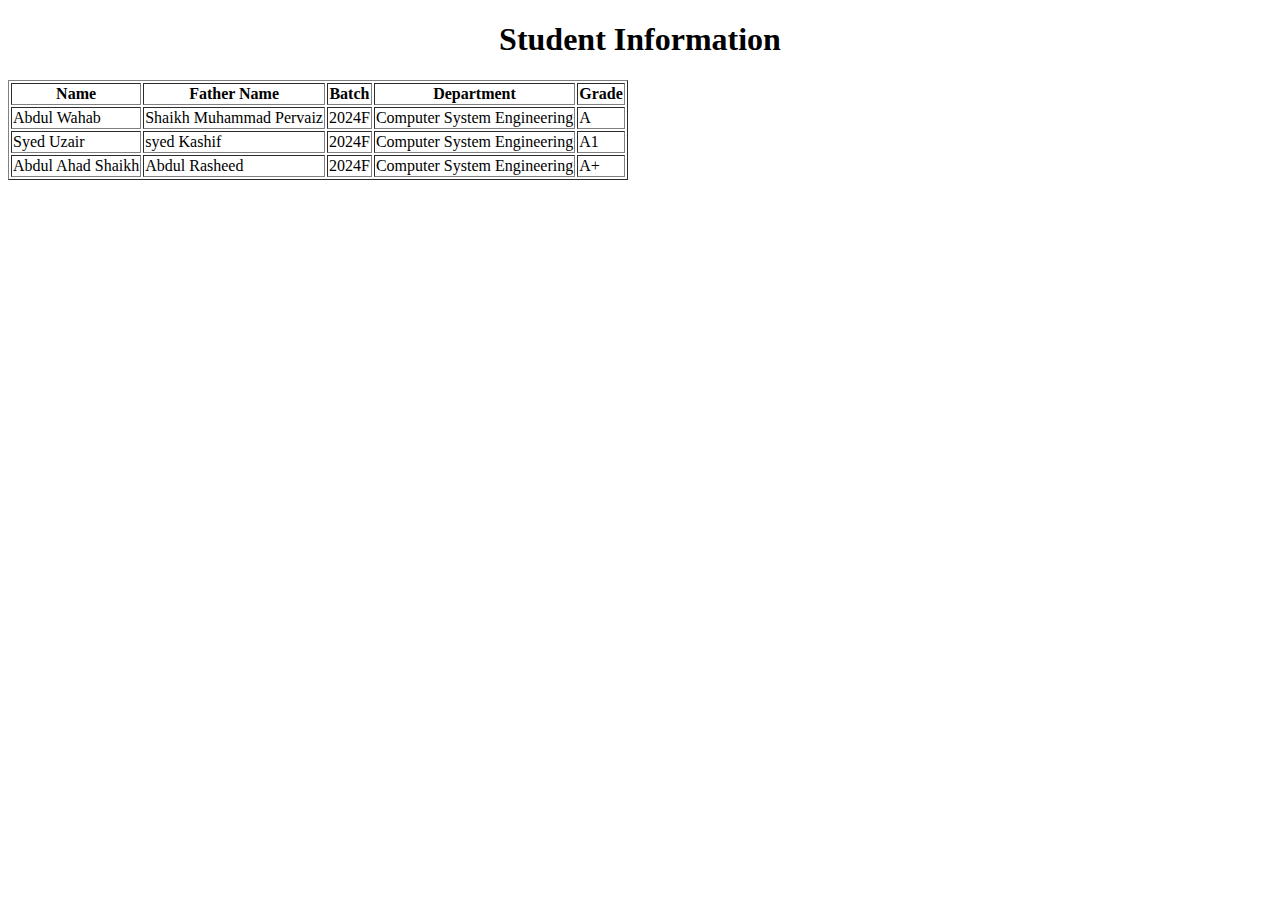
<file: table.html>
<!DOCTYPE html>
<html lang="en">
<head>
    <meta charset="UTF-8">
    <meta name="viewport" content="width=
    , initial-scale=1.0">
    <title>Document</title>
</head>
<body>
    <h1 style="text-align: center;">Student Information</h1>
    <table style="align-items: center;" border="1">
        <tr>
            <th>Name</th>
            <th>Father Name</th>
            <th>Batch</th>
            <th>Department</th>
            <th>Grade</th>
        </tr>
        <tr>
            <td>Abdul Wahab</td>
            <td>Shaikh Muhammad Pervaiz</td>
            <td>2024F</td>
            <td>Computer System Engineering</td>
            <td>A</td>
        </tr>
        <tr>
            <td>Syed Uzair </td>
            <td>syed Kashif</td>
            <td>2024F</td>
            <td>Computer System Engineering</td>
            <td>A1</td>
        </tr>
        <tr>
            <td>Abdul Ahad Shaikh </td>
            <td>Abdul Rasheed</td>
            <td>2024F</td>
            <td>Computer System Engineering</td>
            <td>A+</td>
        </tr>
    </table>
</body>
</html>
</file>
